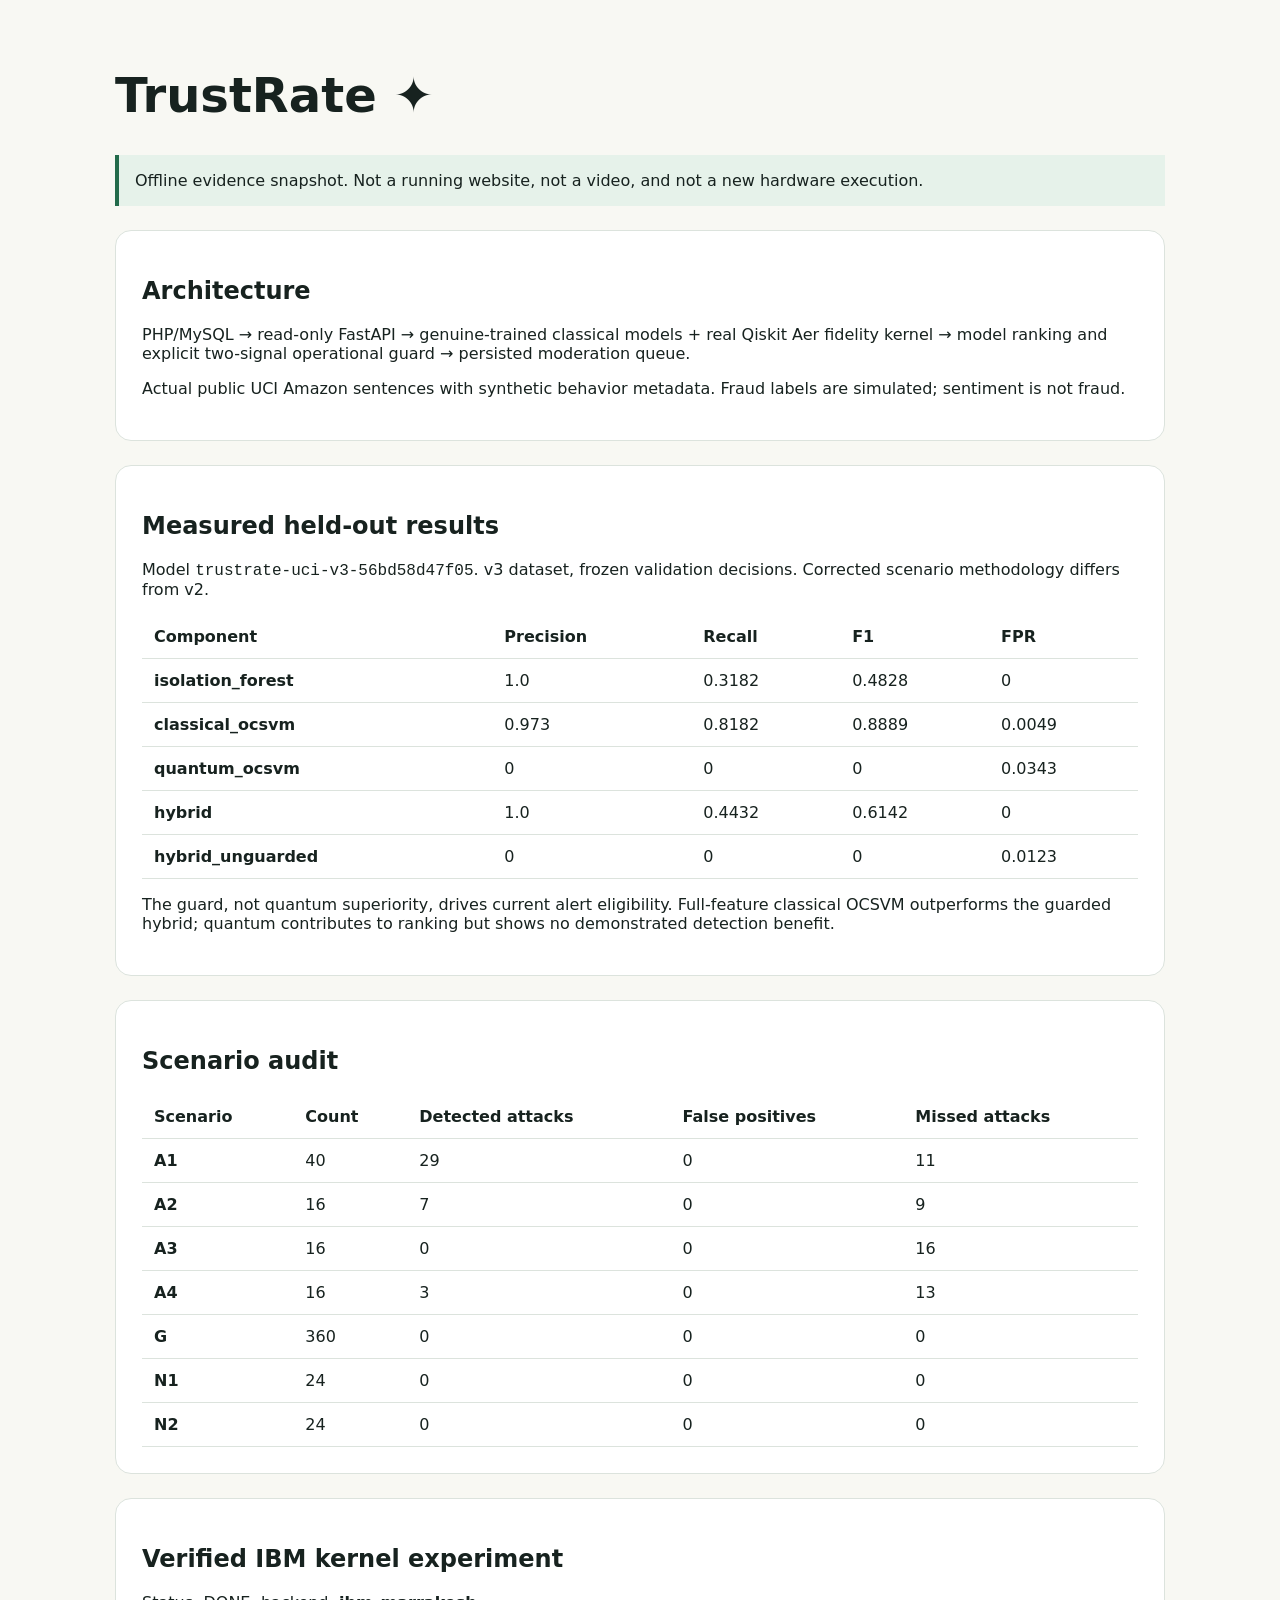
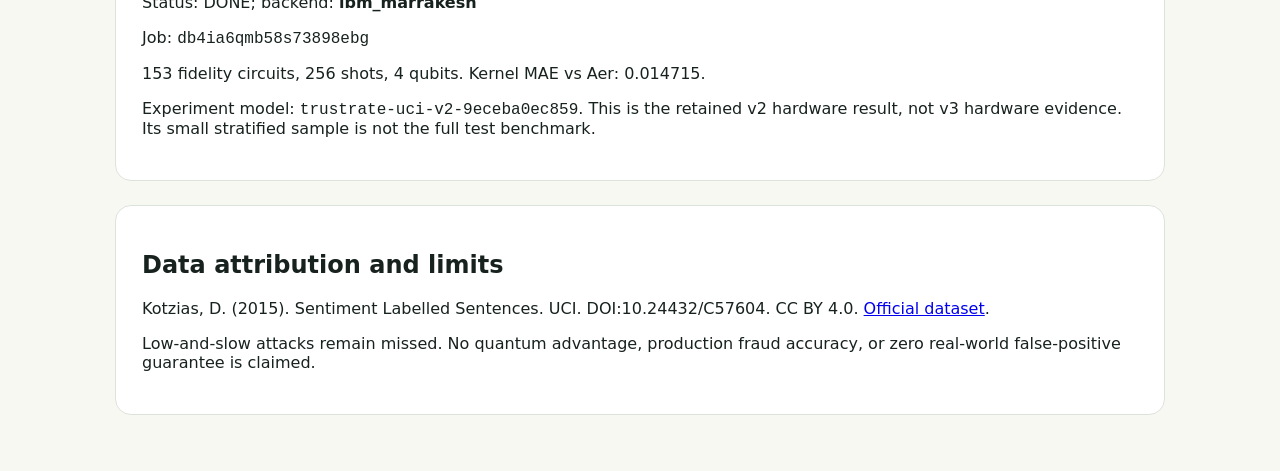
<file: trustrate/docs/backup.html>
<!doctype html><html lang="en"><meta charset="utf-8"><meta name="viewport" content="width=device-width,initial-scale=1"><title>TrustRate · Offline evidence</title>
<style>body{font:16px system-ui;background:#f8f8f3;color:#17221f;max-width:1050px;margin:auto;padding:35px}h1{font-size:48px}section{background:white;border:1px solid #dce3dd;border-radius:16px;padding:26px;margin:24px 0;overflow:auto}table{border-collapse:collapse;width:100%}th,td{padding:12px;text-align:left;border-bottom:1px solid #dce3dd}code{overflow-wrap:anywhere}.notice{border-left:4px solid #236b4b;padding:16px;background:#e6f2ea}@media(max-width:600px){body{padding:16px}h1{font-size:32px}}</style>
<h1>TrustRate ✦</h1><p class="notice">Offline evidence snapshot. Not a running website, not a video, and not a new hardware execution.</p>
<section><h2>Architecture</h2><p>PHP/MySQL → read-only FastAPI → genuine-trained classical models + real Qiskit Aer fidelity kernel → model ranking and explicit two-signal operational guard → persisted moderation queue.</p><p>Actual public UCI Amazon sentences with synthetic behavior metadata. Fraud labels are simulated; sentiment is not fraud.</p></section>
<section><h2>Measured held-out results</h2><p>Model <code>trustrate-uci-v3-56bd58d47f05</code>. v3 dataset, frozen validation decisions. Corrected scenario methodology differs from v2.</p><table><tr><th>Component</th><th>Precision</th><th>Recall</th><th>F1</th><th>FPR</th></tr><tr><th>isolation_forest</th><td>1.0</td><td>0.3182</td><td>0.4828</td><td>0</td></tr><tr><th>classical_ocsvm</th><td>0.973</td><td>0.8182</td><td>0.8889</td><td>0.0049</td></tr><tr><th>quantum_ocsvm</th><td>0</td><td>0</td><td>0</td><td>0.0343</td></tr><tr><th>hybrid</th><td>1.0</td><td>0.4432</td><td>0.6142</td><td>0</td></tr><tr><th>hybrid_unguarded</th><td>0</td><td>0</td><td>0</td><td>0.0123</td></tr></table><p>The guard, not quantum superiority, drives current alert eligibility. Full-feature classical OCSVM outperforms the guarded hybrid; quantum contributes to ranking but shows no demonstrated detection benefit.</p></section>
<section><h2>Scenario audit</h2><table><tr><th>Scenario</th><th>Count</th><th>Detected attacks</th><th>False positives</th><th>Missed attacks</th></tr><tr><th>A1</th><td>40</td><td>29</td><td>0</td><td>11</td></tr><tr><th>A2</th><td>16</td><td>7</td><td>0</td><td>9</td></tr><tr><th>A3</th><td>16</td><td>0</td><td>0</td><td>16</td></tr><tr><th>A4</th><td>16</td><td>3</td><td>0</td><td>13</td></tr><tr><th>G</th><td>360</td><td>0</td><td>0</td><td>0</td></tr><tr><th>N1</th><td>24</td><td>0</td><td>0</td><td>0</td></tr><tr><th>N2</th><td>24</td><td>0</td><td>0</td><td>0</td></tr></table></section>
<section><h2>Verified IBM kernel experiment</h2><p>Status: DONE; backend: <strong>ibm_marrakesh</strong></p><p>Job: <code>db4ia6qmb58s73898ebg</code></p><p>153 fidelity circuits, 256 shots, 4 qubits. Kernel MAE vs Aer: 0.014715.</p><p>Experiment model: <code>trustrate-uci-v2-9eceba0ec859</code>. This is the retained v2 hardware result, not v3 hardware evidence. Its small stratified sample is not the full test benchmark.</p></section>
<section><h2>Data attribution and limits</h2><p>Kotzias, D. (2015). Sentiment Labelled Sentences. UCI. DOI:10.24432/C57604. CC BY 4.0. <a href="https://archive.ics.uci.edu/dataset/331/sentiment+labelled+sentences">Official dataset</a>.</p><p>Low-and-slow attacks remain missed. No quantum advantage, production fraud accuracy, or zero real-world false-positive guarantee is claimed.</p></section></html>
</file>
